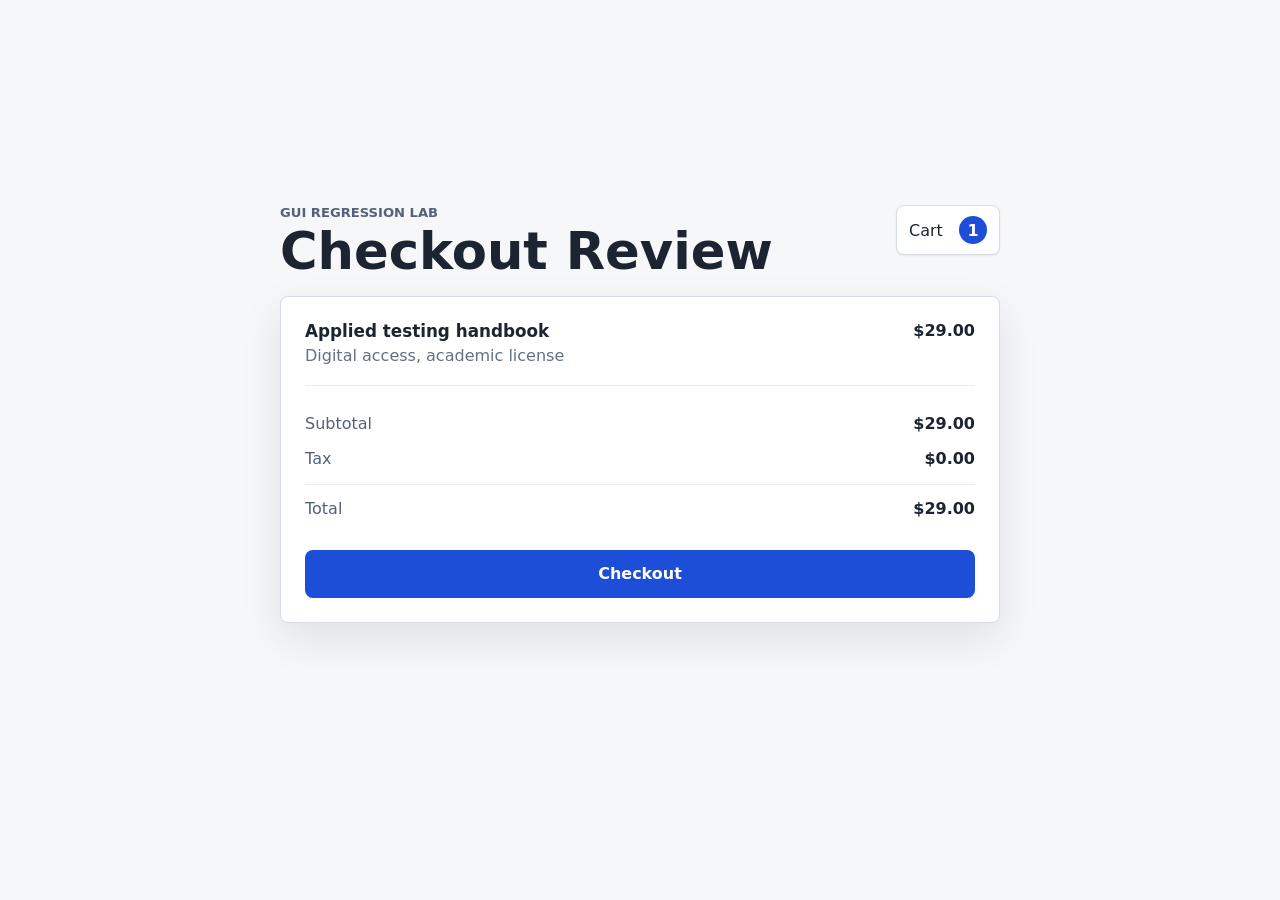
<file: app/index.html>
<!doctype html>
<html lang="en">
  <head>
    <meta charset="utf-8" />
    <meta name="viewport" content="width=device-width, initial-scale=1" />
    <title>Visual Test Oracle Demo Store</title>
    <link rel="stylesheet" href="./styles.css" />
  </head>
  <body>
    <main class="shell">
      <section class="checkout" aria-labelledby="checkout-title">
        <header class="checkout__header">
          <div>
            <p class="eyebrow">GUI Regression Lab</p>
            <h1 id="checkout-title">Checkout Review</h1>
          </div>
          <div class="cart-pill" aria-label="Cart count">
            <span>Cart</span>
            <strong id="cart-count">1</strong>
          </div>
        </header>

        <section class="panel" aria-label="Order summary">
          <div class="line-item">
            <div>
              <h2>Applied testing handbook</h2>
              <p>Digital access, academic license</p>
            </div>
            <strong id="item-price">$29.00</strong>
          </div>
          <dl class="totals">
            <div>
              <dt>Subtotal</dt>
              <dd>$29.00</dd>
            </div>
            <div id="tax-row">
              <dt>Tax</dt>
              <dd>$0.00</dd>
            </div>
            <div class="total-row" id="total-row">
              <dt>Total</dt>
              <dd id="total-price">$29.00</dd>
            </div>
          </dl>
          <button id="checkout-btn" class="primary-action" type="button">Checkout</button>
        </section>

        <section id="status-region" class="status-region" aria-live="polite"></section>
      </section>
    </main>
    <script src="./app.js"></script>
  </body>
</html>
</file>
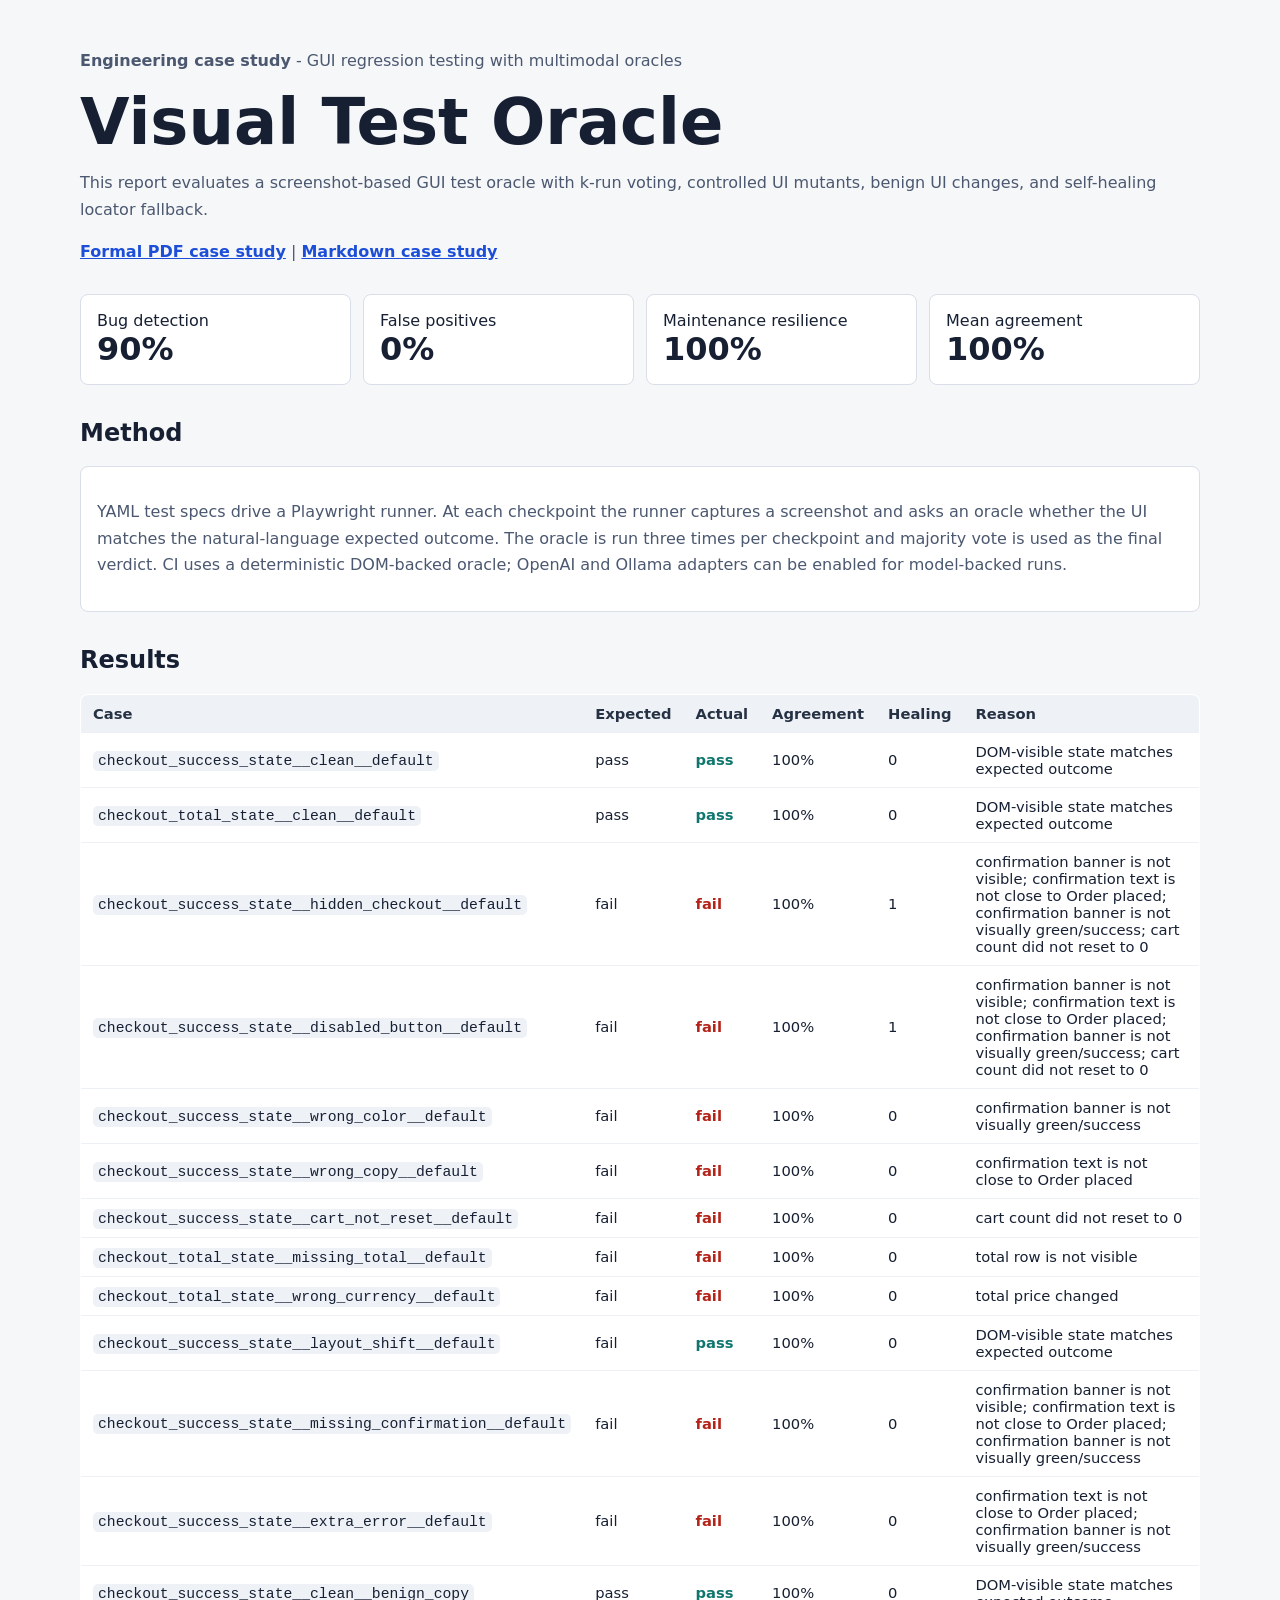
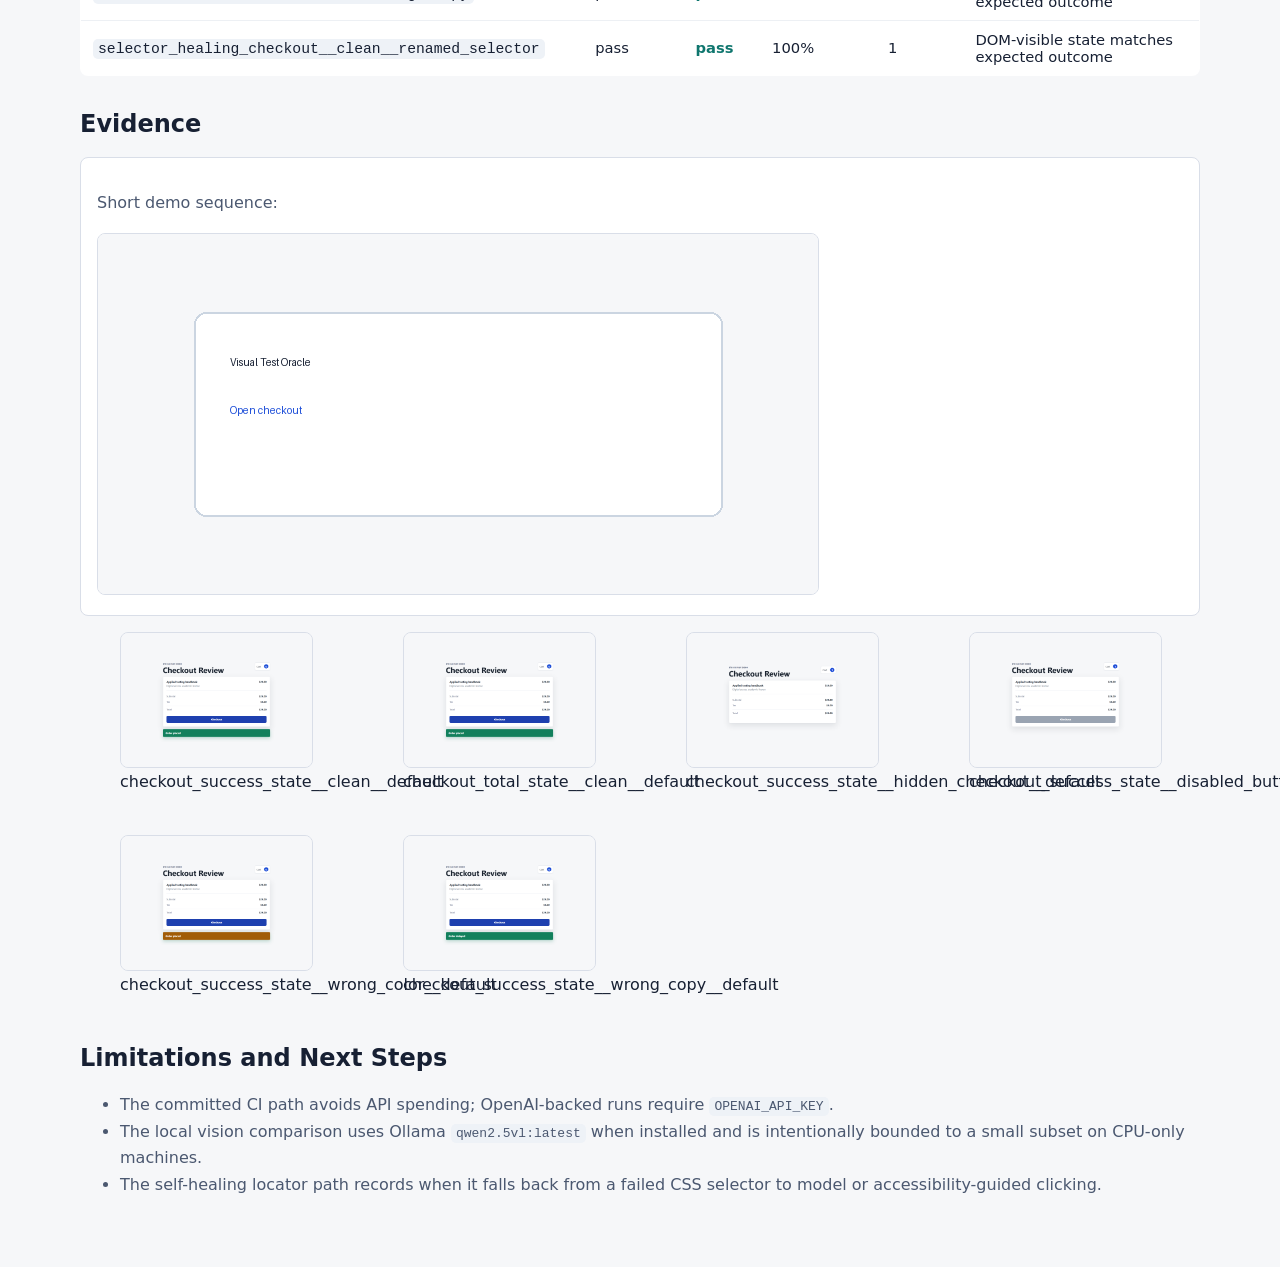
<file: docs/index.html>
<!doctype html>
<html lang="en">
<head>
  <meta charset="utf-8">
  <meta name="viewport" content="width=device-width, initial-scale=1">
  <title>Visual Test Oracle Report</title>
  <style>
    :root { font-family: Inter, ui-sans-serif, system-ui, sans-serif; color: #172033; background: #f6f7f9; }
    body { margin: 0; }
    main { width: min(1120px, calc(100% - 32px)); margin: 0 auto; padding: 32px 0 56px; }
    header { margin-bottom: 28px; }
    h1 { font-size: clamp(2.4rem, 5vw, 4.6rem); line-height: 1; margin: 0 0 12px; letter-spacing: 0; }
    h2 { margin-top: 34px; }
    p, li { color: #4b5870; line-height: 1.65; }
    a { color: #1d4ed8; font-weight: 700; }
    .metrics { display: grid; grid-template-columns: repeat(auto-fit, minmax(190px, 1fr)); gap: 12px; }
    .metric, .card { background: #fff; border: 1px solid #d9dee8; border-radius: 8px; padding: 16px; }
    .metric strong { display: block; font-size: 2rem; color: #172033; }
    table { width: 100%; border-collapse: collapse; background: #fff; border: 1px solid #d9dee8; border-radius: 8px; overflow: hidden; }
    th, td { padding: 10px 12px; border-bottom: 1px solid #edf0f4; text-align: left; font-size: 0.92rem; }
    th { background: #eef2f7; color: #263244; }
    .pass { color: #0f766e; font-weight: 800; }
    .fail { color: #b42318; font-weight: 800; }
    .gallery { display: grid; grid-template-columns: repeat(auto-fit, minmax(260px, 1fr)); gap: 12px; }
    .gallery img { width: 100%; border: 1px solid #d9dee8; border-radius: 8px; background: #fff; }
    code { background: #eef2f7; padding: 2px 5px; border-radius: 5px; }
  </style>
</head>
<body>
<main>
  <header>
    <p><strong>Engineering case study</strong> - GUI regression testing with multimodal oracles</p>
    <h1>Visual Test Oracle</h1>
    <p>This report evaluates a screenshot-based GUI test oracle with k-run voting, controlled UI mutants, benign UI changes, and self-healing locator fallback.</p>
    <p><a href="case-study.pdf">Formal PDF case study</a> | <a href="case-study.md">Markdown case study</a></p>
  </header>

  <section class="metrics">
    <div class="metric"><span>Bug detection</span><strong>90%</strong></div>
    <div class="metric"><span>False positives</span><strong>0%</strong></div>
    <div class="metric"><span>Maintenance resilience</span><strong>100%</strong></div>
    <div class="metric"><span>Mean agreement</span><strong>100%</strong></div>
  </section>

  <h2>Method</h2>
  <div class="card">
    <p>YAML test specs drive a Playwright runner. At each checkpoint the runner captures a screenshot and asks an oracle whether the UI matches the natural-language expected outcome. The oracle is run three times per checkpoint and majority vote is used as the final verdict. CI uses a deterministic DOM-backed oracle; OpenAI and Ollama adapters can be enabled for model-backed runs.</p>
  </div>

  <h2>Results</h2>
  <table>
    <thead><tr><th>Case</th><th>Expected</th><th>Actual</th><th>Agreement</th><th>Healing</th><th>Reason</th></tr></thead>
    <tbody>
    
      <tr>
        <td><code>checkout_success_state__clean__default</code></td>
        <td>pass</td>
        <td class="pass">pass</td>
        <td>100%</td>
        <td>0</td>
        <td>DOM-visible state matches expected outcome</td>
      </tr>
    
      <tr>
        <td><code>checkout_total_state__clean__default</code></td>
        <td>pass</td>
        <td class="pass">pass</td>
        <td>100%</td>
        <td>0</td>
        <td>DOM-visible state matches expected outcome</td>
      </tr>
    
      <tr>
        <td><code>checkout_success_state__hidden_checkout__default</code></td>
        <td>fail</td>
        <td class="fail">fail</td>
        <td>100%</td>
        <td>1</td>
        <td>confirmation banner is not visible; confirmation text is not close to Order placed; confirmation banner is not visually green/success; cart count did not reset to 0</td>
      </tr>
    
      <tr>
        <td><code>checkout_success_state__disabled_button__default</code></td>
        <td>fail</td>
        <td class="fail">fail</td>
        <td>100%</td>
        <td>1</td>
        <td>confirmation banner is not visible; confirmation text is not close to Order placed; confirmation banner is not visually green/success; cart count did not reset to 0</td>
      </tr>
    
      <tr>
        <td><code>checkout_success_state__wrong_color__default</code></td>
        <td>fail</td>
        <td class="fail">fail</td>
        <td>100%</td>
        <td>0</td>
        <td>confirmation banner is not visually green/success</td>
      </tr>
    
      <tr>
        <td><code>checkout_success_state__wrong_copy__default</code></td>
        <td>fail</td>
        <td class="fail">fail</td>
        <td>100%</td>
        <td>0</td>
        <td>confirmation text is not close to Order placed</td>
      </tr>
    
      <tr>
        <td><code>checkout_success_state__cart_not_reset__default</code></td>
        <td>fail</td>
        <td class="fail">fail</td>
        <td>100%</td>
        <td>0</td>
        <td>cart count did not reset to 0</td>
      </tr>
    
      <tr>
        <td><code>checkout_total_state__missing_total__default</code></td>
        <td>fail</td>
        <td class="fail">fail</td>
        <td>100%</td>
        <td>0</td>
        <td>total row is not visible</td>
      </tr>
    
      <tr>
        <td><code>checkout_total_state__wrong_currency__default</code></td>
        <td>fail</td>
        <td class="fail">fail</td>
        <td>100%</td>
        <td>0</td>
        <td>total price changed</td>
      </tr>
    
      <tr>
        <td><code>checkout_success_state__layout_shift__default</code></td>
        <td>fail</td>
        <td class="pass">pass</td>
        <td>100%</td>
        <td>0</td>
        <td>DOM-visible state matches expected outcome</td>
      </tr>
    
      <tr>
        <td><code>checkout_success_state__missing_confirmation__default</code></td>
        <td>fail</td>
        <td class="fail">fail</td>
        <td>100%</td>
        <td>0</td>
        <td>confirmation banner is not visible; confirmation text is not close to Order placed; confirmation banner is not visually green/success</td>
      </tr>
    
      <tr>
        <td><code>checkout_success_state__extra_error__default</code></td>
        <td>fail</td>
        <td class="fail">fail</td>
        <td>100%</td>
        <td>0</td>
        <td>confirmation text is not close to Order placed; confirmation banner is not visually green/success</td>
      </tr>
    
      <tr>
        <td><code>checkout_success_state__clean__benign_copy</code></td>
        <td>pass</td>
        <td class="pass">pass</td>
        <td>100%</td>
        <td>0</td>
        <td>DOM-visible state matches expected outcome</td>
      </tr>
    
      <tr>
        <td><code>selector_healing_checkout__clean__renamed_selector</code></td>
        <td>pass</td>
        <td class="pass">pass</td>
        <td>100%</td>
        <td>1</td>
        <td>DOM-visible state matches expected outcome</td>
      </tr>
    
    </tbody>
  </table>

  <h2>Evidence</h2>
  <div class="card">
    <p>Short demo sequence:</p>
    <img src="assets/demo.gif" alt="Animated demo of the visual oracle flow" style="width: min(720px, 100%); border-radius: 8px; border: 1px solid #d9dee8;">
  </div>
  <div class="gallery">
    
      <figure>
        <img src="assets/checkout_success_state__clean__default.png" alt="checkout_success_state__clean__default">
        <figcaption>checkout_success_state__clean__default</figcaption>
      </figure>
    
      <figure>
        <img src="assets/checkout_total_state__clean__default.png" alt="checkout_total_state__clean__default">
        <figcaption>checkout_total_state__clean__default</figcaption>
      </figure>
    
      <figure>
        <img src="assets/checkout_success_state__hidden_checkout__default.png" alt="checkout_success_state__hidden_checkout__default">
        <figcaption>checkout_success_state__hidden_checkout__default</figcaption>
      </figure>
    
      <figure>
        <img src="assets/checkout_success_state__disabled_button__default.png" alt="checkout_success_state__disabled_button__default">
        <figcaption>checkout_success_state__disabled_button__default</figcaption>
      </figure>
    
      <figure>
        <img src="assets/checkout_success_state__wrong_color__default.png" alt="checkout_success_state__wrong_color__default">
        <figcaption>checkout_success_state__wrong_color__default</figcaption>
      </figure>
    
      <figure>
        <img src="assets/checkout_success_state__wrong_copy__default.png" alt="checkout_success_state__wrong_copy__default">
        <figcaption>checkout_success_state__wrong_copy__default</figcaption>
      </figure>
    
  </div>

  <h2>Limitations and Next Steps</h2>
  <ul>
    <li>The committed CI path avoids API spending; OpenAI-backed runs require <code>OPENAI_API_KEY</code>.</li>
    <li>The local vision comparison uses Ollama <code>qwen2.5vl:latest</code> when installed and is intentionally bounded to a small subset on CPU-only machines.</li>
    <li>The self-healing locator path records when it falls back from a failed CSS selector to model or accessibility-guided clicking.</li>
  </ul>
</main>
</body>
</html>
</file>
<file: app/styles.css>
:root {
  color-scheme: light;
  font-family:
    Inter, ui-sans-serif, system-ui, -apple-system, BlinkMacSystemFont, "Segoe UI",
    sans-serif;
  background: #f6f7f9;
  color: #1b2430;
}

* {
  box-sizing: border-box;
}

body {
  margin: 0;
  min-height: 100vh;
}

button,
input,
select,
textarea {
  font: inherit;
}

.shell {
  min-height: 100vh;
  display: grid;
  place-items: center;
  padding: 32px 16px;
}

.checkout {
  width: min(720px, 100%);
}

.checkout__header {
  display: flex;
  justify-content: space-between;
  gap: 24px;
  align-items: flex-start;
  margin-bottom: 18px;
}

.eyebrow {
  margin: 0 0 6px;
  color: #546179;
  font-size: 0.82rem;
  font-weight: 700;
  letter-spacing: 0;
  text-transform: uppercase;
}

h1,
h2,
p {
  margin: 0;
}

h1 {
  font-size: clamp(2rem, 4vw, 3.4rem);
  line-height: 1;
}

h2 {
  font-size: 1.05rem;
}

.cart-pill {
  display: flex;
  align-items: center;
  gap: 10px;
  min-width: 104px;
  justify-content: space-between;
  padding: 10px 12px;
  border: 1px solid #d7dce5;
  border-radius: 8px;
  background: #ffffff;
  box-shadow: 0 1px 2px rgb(27 36 48 / 8%);
}

.cart-pill strong {
  display: grid;
  place-items: center;
  min-width: 28px;
  height: 28px;
  border-radius: 999px;
  background: #1d4ed8;
  color: #ffffff;
}

.panel {
  background: #ffffff;
  border: 1px solid #d7dce5;
  border-radius: 8px;
  padding: 24px;
  box-shadow: 0 16px 40px rgb(27 36 48 / 10%);
}

.line-item {
  display: flex;
  justify-content: space-between;
  gap: 24px;
  padding-bottom: 20px;
  border-bottom: 1px solid #e6e9ef;
}

.line-item p {
  margin-top: 5px;
  color: #647084;
}

.totals {
  margin: 20px 0 24px;
}

.totals div {
  display: flex;
  justify-content: space-between;
  gap: 16px;
  padding: 8px 0;
}

.totals dt {
  color: #546179;
}

.totals dd {
  margin: 0;
  font-weight: 700;
}

.total-row {
  border-top: 1px solid #e6e9ef;
  margin-top: 8px;
  padding-top: 14px !important;
}

.primary-action {
  width: 100%;
  min-height: 48px;
  border: 0;
  border-radius: 8px;
  background: #1d4ed8;
  color: #ffffff;
  font-weight: 800;
  cursor: pointer;
}

.primary-action:hover {
  background: #1e40af;
}

.primary-action:disabled {
  background: #9aa4b2;
  cursor: not-allowed;
}

.status-region {
  margin-top: 16px;
  min-height: 56px;
}

.confirmation {
  border-radius: 8px;
  padding: 16px 18px;
  background: #12805c;
  color: #ffffff;
  font-weight: 800;
  box-shadow: 0 10px 24px rgb(18 128 92 / 24%);
}

.confirmation--error {
  background: #b42318;
}

.confirmation--warning {
  background: #a15c07;
}

.is-hidden {
  display: none !important;
}

.bug-layout-shift .primary-action {
  transform: translateX(48px);
  width: calc(100% - 80px);
}

.bug-overlap .status-region {
  margin-top: -20px;
}

@media (max-width: 560px) {
  .checkout__header,
  .line-item {
    flex-direction: column;
  }

  .cart-pill {
    width: 100%;
  }
}
</file>
